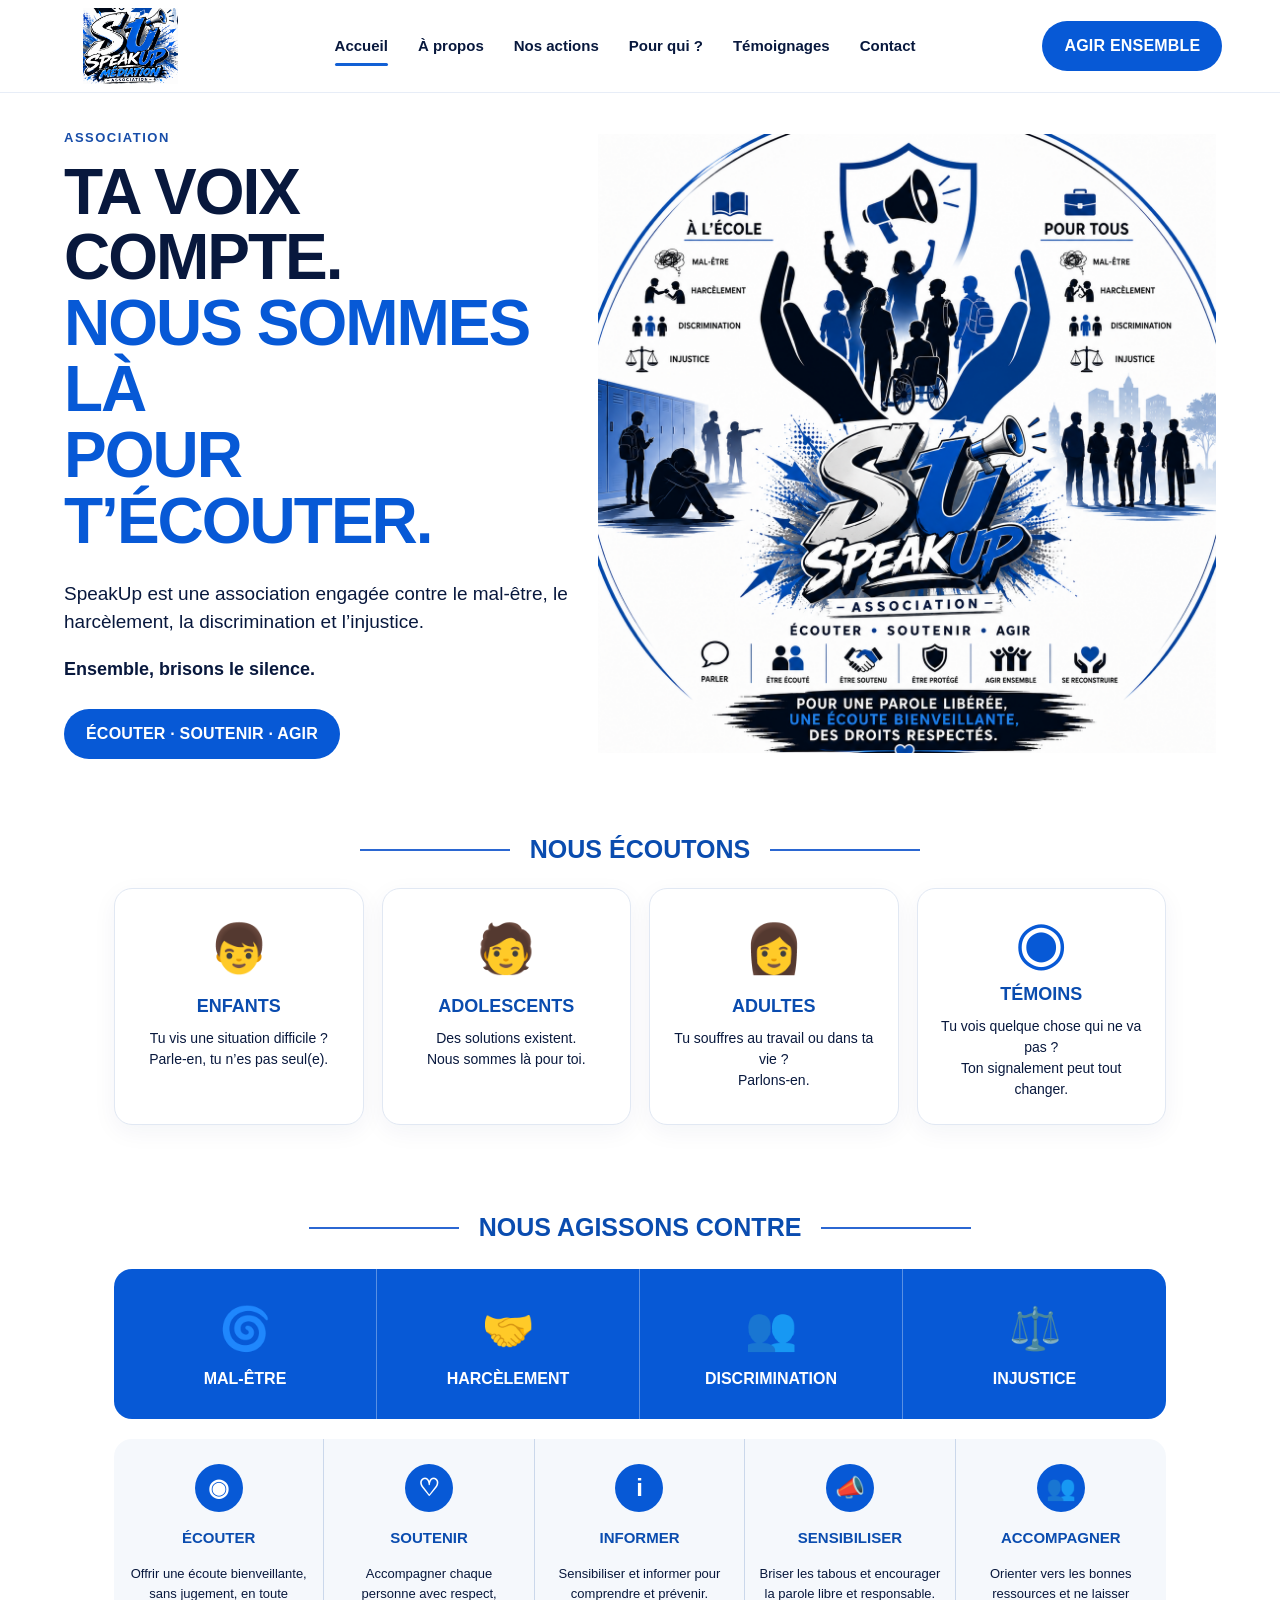
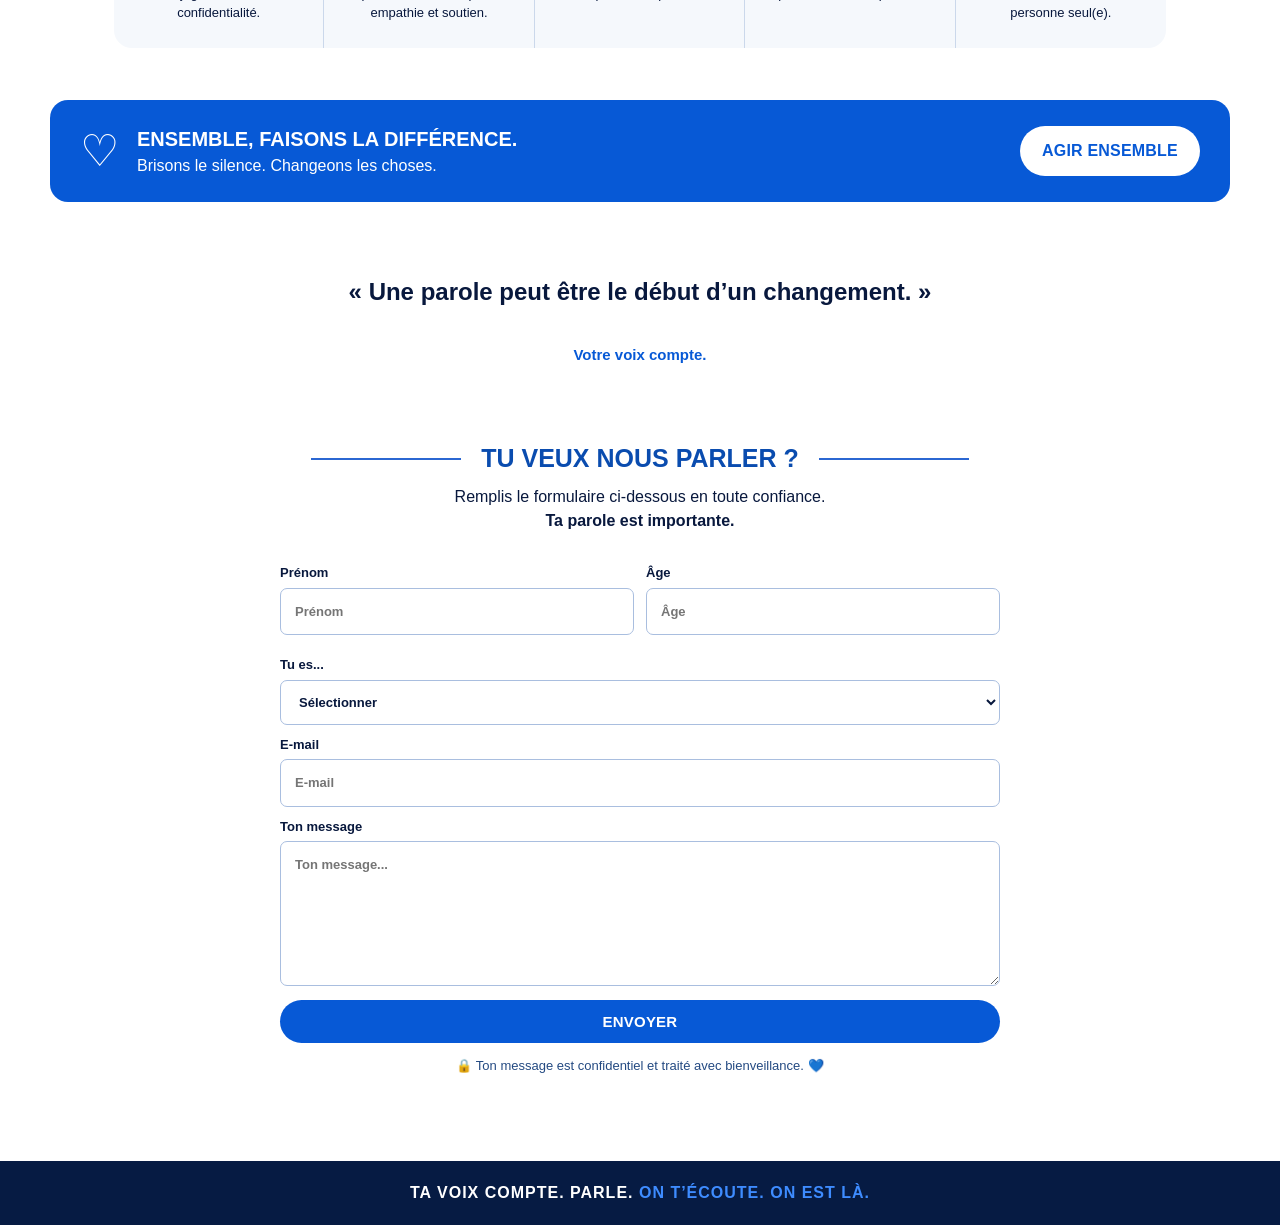
<file: index.html>
<!doctype html>
<html lang="fr">
<head>
  <meta charset="utf-8">
  <meta name="viewport" content="width=device-width, initial-scale=1">
  <meta name="description" content="SpeakUp Association — écouter, soutenir et agir contre le mal-être, le harcèlement, la discrimination et l'injustice.">
  <title>SpeakUp — Ta voix compte</title>
  <link rel="stylesheet" href="style.css">
  <meta name="theme-color" content="#0759d6">
</head>
<body>
<header class="site-header">
  <a class="brand" href="#accueil" aria-label="SpeakUp Accueil">
    <img src="logo-mediation.png" alt="Logo SpeakUp Médiation Association">
  </a>
  <nav aria-label="Navigation principale">
    <a class="active" href="#accueil">Accueil</a>
    <a href="#apropos">À propos</a>
    <a href="#actions">Nos actions</a>
    <a href="#pour-qui">Pour qui ?</a>
    <a href="#temoignages">Témoignages</a>
    <a href="#contact">Contact</a>
  </nav>
  <a class="top-cta" href="#contact">AGIR ENSEMBLE</a>
</header>

<main>
<section id="accueil" class="hero">
  <div class="hero-copy">
    <p class="eyebrow">ASSOCIATION</p>
    <h1>TA VOIX COMPTE.<br><span>NOUS SOMMES LÀ<br>POUR T’ÉCOUTER.</span></h1>
    <p class="lead">SpeakUp est une association engagée contre le mal-être, le harcèlement, la discrimination et l’injustice.</p>
    <p class="bold">Ensemble, brisons le silence.</p>
    <a class="primary-btn" href="#contact">ÉCOUTER · SOUTENIR · AGIR</a>
  </div>
  <div class="hero-art">
    <img src="visuel-circulaire.png" alt="Visuel SpeakUp : ensemble, faisons entendre nos voix">
  </div>
</section>

<section id="apropos" class="section">
  <div class="section-title"><span></span><h2>NOUS ÉCOUTONS</h2><span></span></div>
  <div class="cards four">
    <article class="card"><div class="icon">👦</div><h3>ENFANTS</h3><p>Tu vis une situation difficile ?<br>Parle-en, tu n’es pas seul(e).</p></article>
    <article class="card"><div class="icon">🧑</div><h3>ADOLESCENTS</h3><p>Des solutions existent.<br>Nous sommes là pour toi.</p></article>
    <article class="card"><div class="icon">👩</div><h3>ADULTES</h3><p>Tu souffres au travail ou dans ta vie ?<br>Parlons-en.</p></article>
    <article class="card"><div class="icon eye">◉</div><h3>TÉMOINS</h3><p>Tu vois quelque chose qui ne va pas ?<br>Ton signalement peut tout changer.</p></article>
  </div>
</section>

<section id="actions" class="section">
  <div class="section-title"><span></span><h2>NOUS AGISSONS CONTRE</h2><span></span></div>
  <div class="issue-grid">
    <div>🌀<strong>MAL-ÊTRE</strong></div>
    <div>🤝<strong>HARCÈLEMENT</strong></div>
    <div>👥<strong>DISCRIMINATION</strong></div>
    <div>⚖️<strong>INJUSTICE</strong></div>
  </div>
  <div class="service-grid">
    <article><b>◉</b><h3>ÉCOUTER</h3><p>Offrir une écoute bienveillante, sans jugement, en toute confidentialité.</p></article>
    <article><b>♡</b><h3>SOUTENIR</h3><p>Accompagner chaque personne avec respect, empathie et soutien.</p></article>
    <article><b>i</b><h3>INFORMER</h3><p>Sensibiliser et informer pour comprendre et prévenir.</p></article>
    <article><b>📣</b><h3>SENSIBILISER</h3><p>Briser les tabous et encourager la parole libre et responsable.</p></article>
    <article><b>👥</b><h3>ACCOMPAGNER</h3><p>Orienter vers les bonnes ressources et ne laisser personne seul(e).</p></article>
  </div>
</section>

<section id="pour-qui" class="difference">
  <div class="heart">♡</div>
  <div><h2>ENSEMBLE, FAISONS LA DIFFÉRENCE.</h2><p>Brisons le silence. Changeons les choses.</p></div>
  <a href="#contact">AGIR ENSEMBLE</a>
</section>

<section id="temoignages" class="quote">
  <p>« Une parole peut être le début d’un changement. »</p>
  <span>Votre voix compte.</span>
</section>

<section id="contact" class="contact section">
  <div class="section-title"><span></span><h2>TU VEUX NOUS PARLER ?</h2><span></span></div>
  <p class="contact-intro">Remplis le formulaire ci-dessous en toute confiance.<br><strong>Ta parole est importante.</strong></p>
  <form action="https://formsubmit.co/speakup@asso67gmail.com" method="POST">
    <input type="hidden" name="_subject" value="Nouveau message depuis le site SpeakUp">
    <input type="hidden" name="_captcha" value="false">
    <input type="hidden" name="_template" value="table">
    <div class="row">
      <label>Prénom<input name="prenom" type="text" placeholder="Prénom" required></label>
      <label>Âge<input name="age" type="number" min="1" max="120" placeholder="Âge"></label>
    </div>
    <label>Tu es...
      <select name="profil">
        <option value="">Sélectionner</option>
        <option>Enfant</option><option>Adolescent(e)</option><option>Adulte</option><option>Témoin</option><option>Autre</option>
      </select>
    </label>
    <label>E-mail<input name="email" type="email" placeholder="E-mail" required></label>
    <label>Ton message<textarea name="message" rows="6" placeholder="Ton message..." required></textarea></label>
    <button type="submit">ENVOYER</button>
    <p class="privacy">🔒 Ton message est confidentiel et traité avec bienveillance. 💙</p>
  </form>
</section>
</main>

<footer>TA VOIX COMPTE. PARLE. <span>ON T’ÉCOUTE. ON EST LÀ.</span></footer>
</body>
</html>
</file>
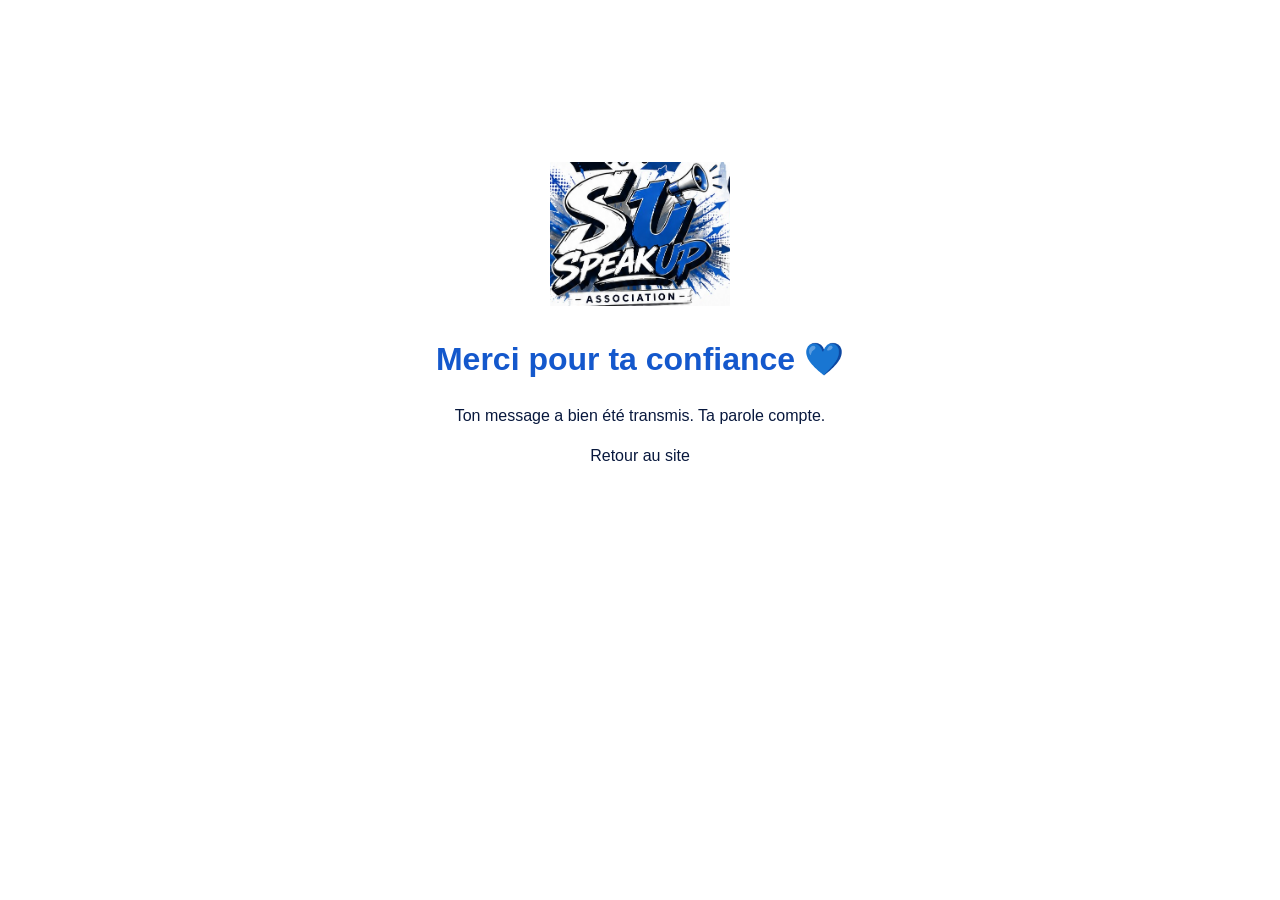
<file: merci.html>
<!doctype html><html lang="fr"><head><meta charset="utf-8"><meta name="viewport" content="width=device-width,initial-scale=1"><title>Merci — SpeakUp</title><link rel="stylesheet" href="style.css"></head><body><main style="min-height:70vh;display:grid;place-items:center;padding:30px"><div style="text-align:center;max-width:650px"><img src="logo.png" alt="SpeakUp" style="width:180px;max-width:70%;object-fit:contain"><h1 style="color:#1458cc">Merci pour ta confiance 💙</h1><p>Ton message a bien été transmis. Ta parole compte.</p><a class="primary" href="index.html">Retour au site</a></div></main></body></html>
</file>
<file: style.css>
*{box-sizing:border-box}html{scroll-behavior:smooth}body{margin:0;font-family:Arial,Helvetica,sans-serif;color:#08183d;background:#fff;line-height:1.5}a{text-decoration:none;color:inherit}.site-header{position:sticky;top:0;z-index:20;min-height:82px;display:flex;align-items:center;gap:28px;padding:8px 4.5%;background:#fff;border-bottom:1px solid #e7edf7}.brand{width:170px;display:flex;align-items:center}.brand img{width:150px;height:auto;display:block}.site-header nav{display:flex;justify-content:center;align-items:center;gap:30px;flex:1;font-weight:700;font-size:15px}.site-header nav a{padding:14px 0;position:relative}.site-header nav a.active:after,.site-header nav a:hover:after{content:"";position:absolute;left:0;right:0;bottom:5px;height:3px;background:#1260d5;border-radius:3px}.top-cta,.primary-btn,.difference a,.contact button{background:#0759d6;color:white;border:0;border-radius:28px;padding:13px 22px;font-weight:800;letter-spacing:.2px}.hero{max-width:1280px;margin:0 auto;padding:35px 5% 30px;display:grid;grid-template-columns: .9fr 1.1fr;align-items:center;gap:28px;min-height:650px}.eyebrow{font-weight:800;font-size:13px;letter-spacing:1.5px;margin:0 0 12px;color:#174da9}.hero h1{font-size:clamp(42px,5vw,70px);line-height:1.03;margin:0 0 25px;letter-spacing:-2px}.hero h1 span{color:#0759d6}.lead{font-size:19px;max-width:560px}.bold{font-weight:800;font-size:18px}.primary-btn{display:inline-block;margin-top:8px}.hero-art{display:flex;justify-content:center;align-items:center;overflow:hidden}.hero-art img{width:min(100%,640px);display:block}.section{max-width:1180px;margin:0 auto;padding:42px 5%}.section-title{display:flex;align-items:center;gap:20px;justify-content:center;color:#0a4caf}.section-title span{height:2px;background:#2b67d2;flex:1;max-width:150px}.section-title h2{font-size:25px;margin:0;white-space:nowrap}.cards{display:grid;gap:18px;margin-top:20px}.cards.four{grid-template-columns:repeat(4,1fr)}.card{background:#fff;border:1px solid #e1e8f3;border-radius:18px;padding:24px 16px;text-align:center;box-shadow:0 7px 25px #102b5a0d;min-height:190px}.icon{font-size:48px;color:#0759d6}.eye{font-size:60px;line-height:1}.card h3{color:#0a4caf;margin:8px 0;font-size:18px}.card p{margin:0;font-size:14px}.issue-grid{display:grid;grid-template-columns:repeat(4,1fr);margin-top:22px;background:#0759d6;color:#fff;border-radius:18px;overflow:hidden}.issue-grid div{padding:28px 12px;text-align:center;font-size:42px;border-right:1px solid #ffffff55}.issue-grid div:last-child{border:0}.issue-grid strong{display:block;font-size:16px;margin-top:7px}.service-grid{display:grid;grid-template-columns:repeat(5,1fr);gap:0;margin-top:20px;background:#f5f8fc;border-radius:18px;overflow:hidden}.service-grid article{text-align:center;padding:25px 14px;border-right:1px solid #cbd8eb}.service-grid article:last-child{border:0}.service-grid b{display:inline-grid;place-items:center;width:48px;height:48px;border-radius:50%;background:#0759d6;color:#fff;font-size:24px}.service-grid h3{color:#0a4caf;font-size:15px}.service-grid p{font-size:13px;margin:0}.difference{max-width:1180px;margin:10px auto 20px;padding:18px 30px;background:#0759d6;color:#fff;border-radius:18px;display:flex;align-items:center;gap:18px}.heart{font-size:44px}.difference h2{font-size:20px;margin:0}.difference p{margin:0}.difference div:nth-child(2){flex:1}.difference a{background:#fff;color:#0759d6;min-width:180px;text-align:center}.quote{text-align:center;padding:28px 20px;font-size:24px;font-weight:800}.quote span{font-size:15px;color:#0759d6}.contact{text-align:center}.contact-intro{margin:8px 0 20px}.contact form{max-width:720px;margin:0 auto;text-align:left}.row{display:grid;grid-template-columns:1fr 1fr;gap:12px}label{display:block;font-weight:700;font-size:13px;margin:10px 0}input,select,textarea{display:block;width:100%;margin-top:5px;padding:13px 14px;border:1px solid #a9bedf;border-radius:7px;font:inherit;color:#08183d;background:#fff}textarea{resize:vertical}form button{display:block;width:100%;margin-top:14px;cursor:pointer;font-size:15px}.privacy{text-align:center;font-size:13px;color:#244a82}footer{margin-top:30px;background:#061b43;color:#fff;text-align:center;padding:20px;font-weight:800;letter-spacing:1px}footer span{color:#3e8cff}@media(max-width:900px){.site-header{gap:10px;padding:7px 3%;flex-wrap:wrap}.brand{width:115px}.brand img{width:110px}.site-header nav{order:3;flex-basis:100%;overflow-x:auto;justify-content:flex-start;gap:20px;font-size:13px;padding-bottom:3px}.top-cta{font-size:12px;padding:10px 14px;margin-left:auto}.hero{grid-template-columns:1fr;min-height:auto;padding-top:25px}.hero-copy{text-align:left}.hero-art{order:2}.hero-art img{width:100%;max-width:560px}.cards.four{grid-template-columns:1fr 1fr}.issue-grid{grid-template-columns:1fr 1fr}.issue-grid div:nth-child(2){border-right:0}.issue-grid div:nth-child(-n+2){border-bottom:1px solid #ffffff55}.service-grid{grid-template-columns:1fr 1fr}.service-grid article:nth-child(2n){border-right:0}.service-grid article{border-bottom:1px solid #cbd8eb}.difference{margin-left:5%;margin-right:5%;flex-wrap:wrap}.difference div:nth-child(2){min-width:200px}.difference a{margin-left:auto}}@media(max-width:560px){.site-header{position:relative}.hero{padding:25px 5%}.hero h1{font-size:40px;letter-spacing:-1px}.lead{font-size:16px}.section{padding:34px 5%}.section-title{gap:9px}.section-title span{max-width:45px}.section-title h2{font-size:19px}.cards.four,.issue-grid,.service-grid{grid-template-columns:1fr}.issue-grid div{border-right:0!important;border-bottom:1px solid #ffffff55!important}.service-grid article{border-right:0!important}.row{grid-template-columns:1fr}.difference{padding:18px}.difference a{width:100%;margin:5px 0 0}.top-cta{display:none}.brand{width:100px}.brand img{width:96px}.site-header nav{gap:18px}.site-header nav a{padding:7px 0}}

/* Correctifs responsive : aucun élément ne doit dépasser sur téléphone */
html, body { width: 100%; max-width: 100%; overflow-x: clip; }
img, svg, video, canvas { max-width: 100%; height: auto; }
.site-header { min-width: 0; }
.brand { flex: 0 1 150px; min-width: 0; }
.brand img { width: 100%; max-width: 145px; max-height: 76px; object-fit: contain; }
.hero, .section, .hero-copy, .hero-art { min-width: 0; }
.hero-art { width: 100%; max-width: 100%; overflow: hidden; }
.hero-art img { width: 100%; max-width: 100%; height: auto; object-fit: contain; }
@media (max-width: 560px) {
  .site-header { gap: 8px; padding-left: 4%; padding-right: 4%; }
  .brand { width: 88px; flex: 0 0 88px; }
  .brand img { width: 88px; max-height: 66px; }
  .site-header nav { min-width: 0; max-width: 100%; overflow-x: auto; overscroll-behavior-x: contain; }
  .hero { width: 100%; max-width: 100%; grid-template-columns: minmax(0, 1fr); gap: 18px; }
  .hero h1 { overflow-wrap: anywhere; font-size: clamp(31px, 8.4vw, 40px); }
  .hero-art img { display: block; width: 100%; max-width: 100%; }
  .section-title h2 { white-space: normal; text-align: center; }
  .difference { max-width: calc(100% - 10%); }
  input, select, textarea, button { max-width: 100%; }
}
</file>
